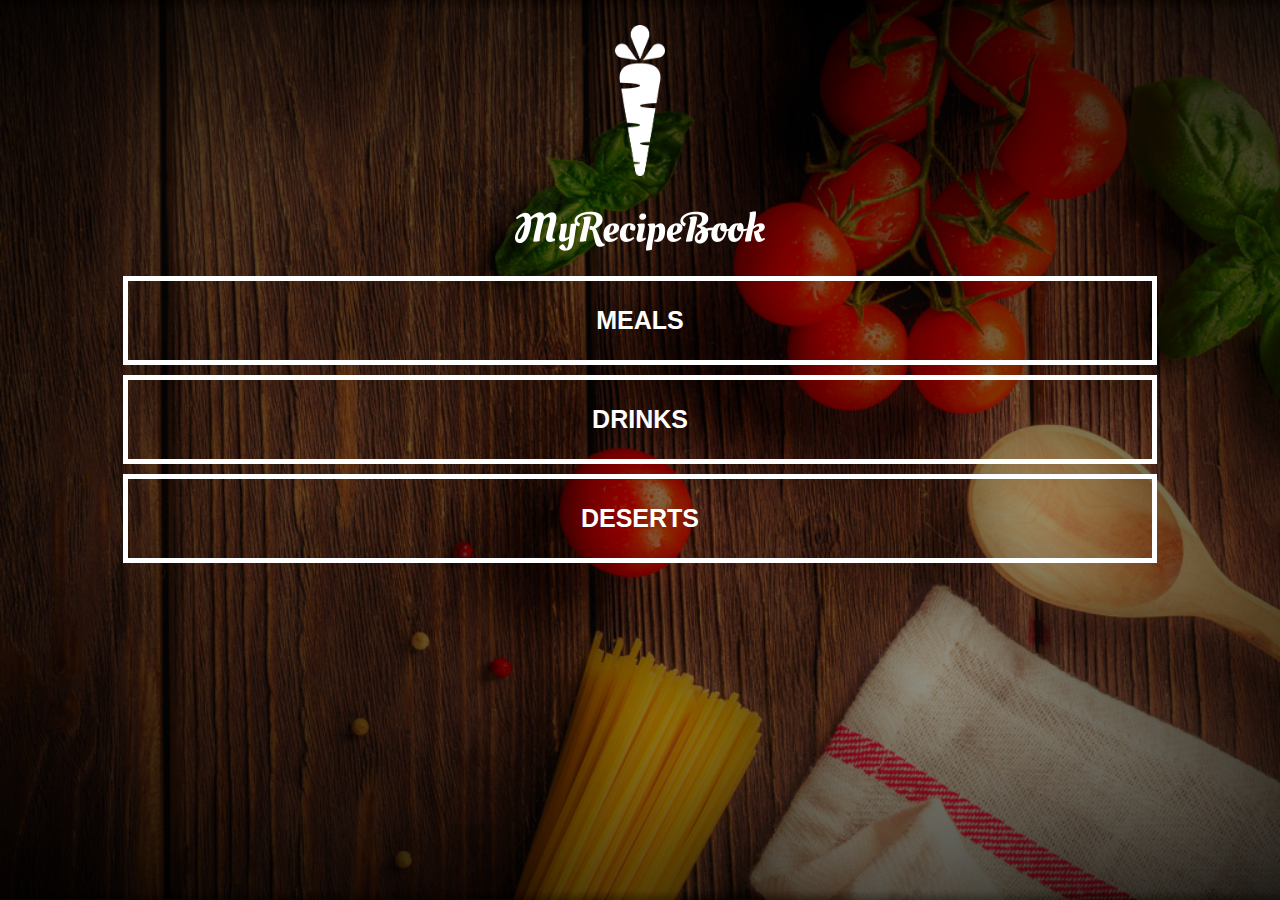
<file: index.html>
<!DOCTYPE html>
<html>
    <head>
        <title>My Recipe Book</title>
        <link rel="stylesheet" href="style.css">
    </head>   
    
    <body class="body-home">
        <div id="home">
            <img src="images/logo-img.png" id="home-logo-img">
            <img src="images/logo-text.png" id="home-logo-text">
            <div class="home-menu">
                <a href="meals.html" class="home-menu-item">
                    <p>Meals</p>
                </a>
                
                 <a href="drinks.html" class="home-menu-item">
                    <p>Drinks</p>
                </a>
                
                 <a href="deserts.html" class="home-menu-item">
                    <p>Deserts</p>
                </a>
                
            </div>
        </div>
    </body>    
</html>
</file>
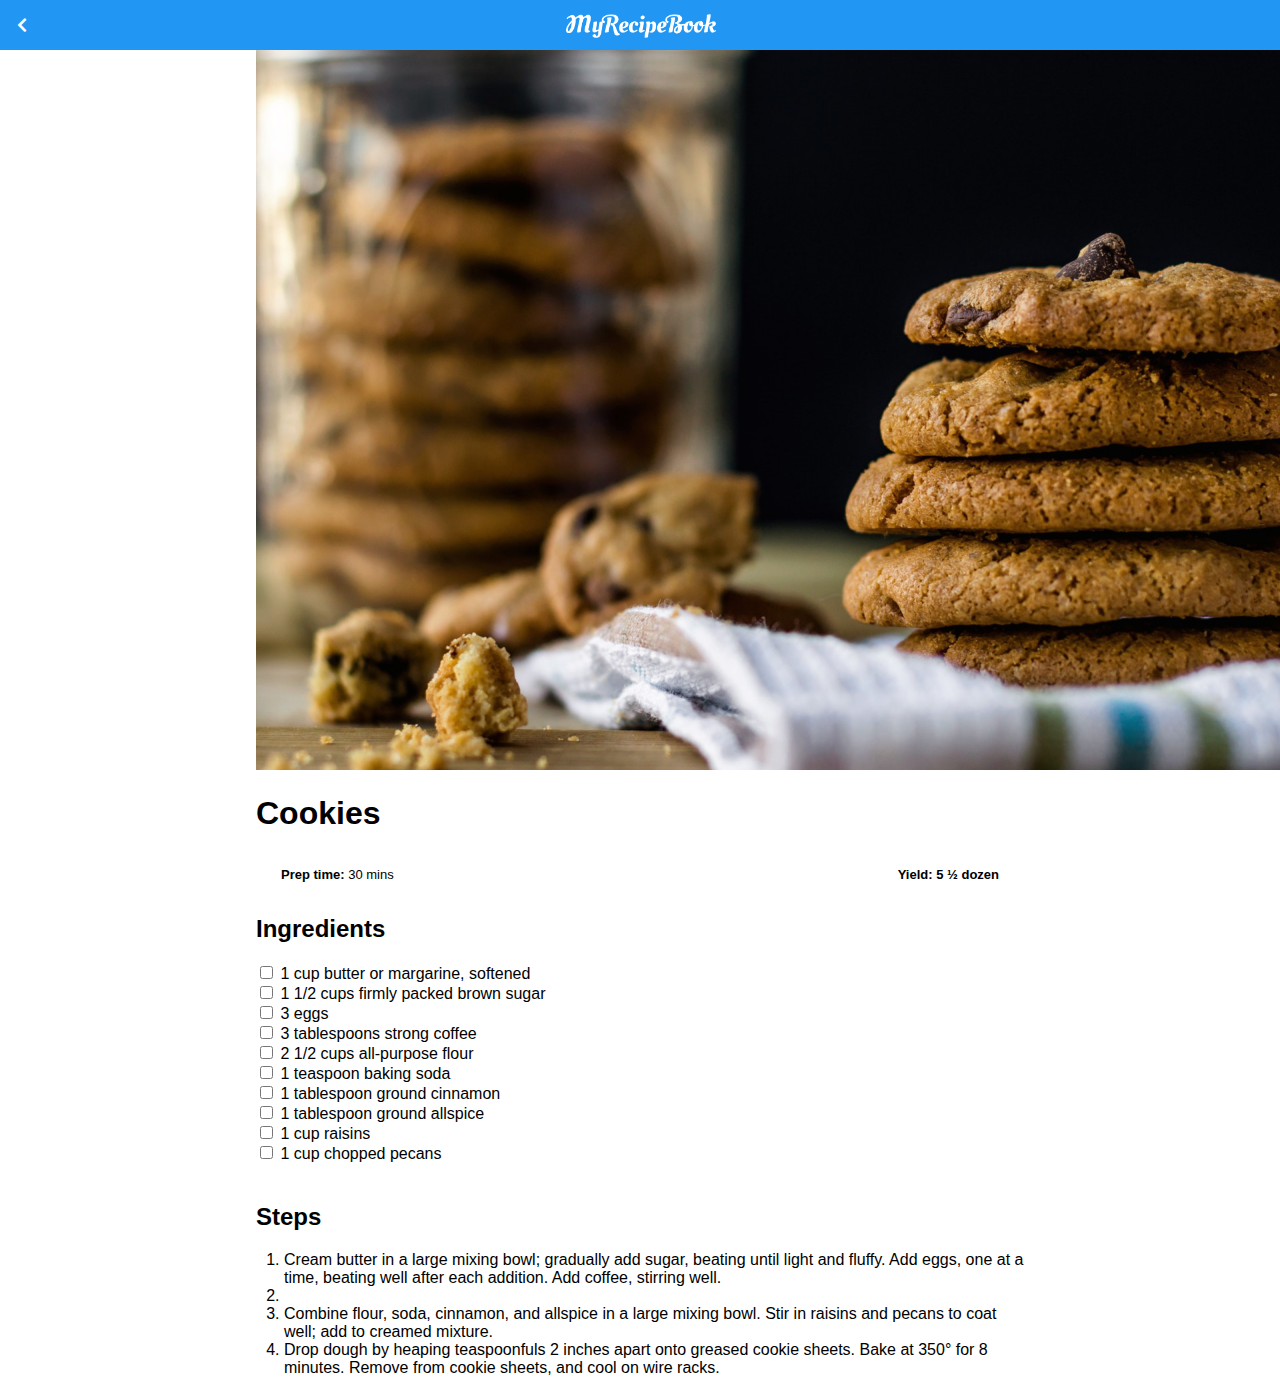
<file: cookies.html>
<!DOCTYPE html>
<html>
    <head>
        <title>My Recipe Book | deserts | Cookies
</title>
        <link rel="stylesheet" href="style.css">
        <link rel="stylesheet" href="fontAwesome/css/all.css">
    </head>   
    
    <body class="body-recipes">
        <div class="header">
            <a href="index.html">
                <i class="fas fa-chevron-left"></i>
            </a>
            
            <img src="images/logo-text.png">
        </div>
        
        <div id="recipe">
        
        <div class="recipe details">
                <img src="images/cookies.png">
                
                
                <h1>Cookies
</h1>
                
                <div class="recipe-details-info">
                    <p><b>Prep time:</b> 30  mins</p>
                    <p style="float:right;"><b>Yield: 5 ½ dozen
</b></p>
                </div>
            
            <div class="recipe-details-ingredients">
                
                    <h2>Ingredients</h2>
                <input id="check-01" type="checkbox">
                <lable for="check-01">1 cup butter or margarine, softened</lable>
                <br>
                <input id="check-02" type="checkbox">
                <lable for="check-02">1 1/2 cups firmly packed brown sugar</lable>
                <br>
                <input id="check-03" type="checkbox">
                <lable for="check-03">3 eggs</lable>
                <br>
                <input id="check-04" type="checkbox">
                <lable for="check-04">3 tablespoons strong coffee</lable>
                <br>
                <input id="check-05" type="checkbox">
                <lable for="check-05">2 1/2 cups all-purpose flour</lable>
                
                <br>
                <input id="check-05" type="checkbox">
                <lable for="check-05">1 teaspoon baking soda</lable>
                
                <br>
                <input id="check-05" type="checkbox">
                <lable for="check-05">1 tablespoon ground cinnamon</lable>
                
                <br>
                <input id="check-05" type="checkbox">
                <lable for="check-05">1 tablespoon ground allspice</lable>
                
                <br>
                <input id="check-05" type="checkbox">
                <lable for="check-05">1 cup raisins</lable>
                
                <br>
                <input id="check-05" type="checkbox">
                <lable for="check-05">1 cup chopped pecans</lable>
                
            </div>
                
                <div class="recipe-details-steps">
                    <h2>Steps</h2>
                    <ol>
                        <li>Cream butter in a large mixing bowl; gradually add sugar, beating until light and fluffy. Add eggs, one at a time, beating well after each addition. Add coffee, stirring well.</li>
                        <li>                        <li>Combine flour, soda, cinnamon, and allspice in a large mixing bowl. Stir in raisins and pecans to coat well; add to creamed mixture.</li>
                        <li>Drop dough by heaping teaspoonfuls 2 inches apart onto greased cookie sheets. Bake at 350° for 8 minutes. Remove from cookie sheets, and cool on wire racks.</li>
                    </ol>
                
                </div>
           </div>
        </div>  
    </body>        
</html>
</file>
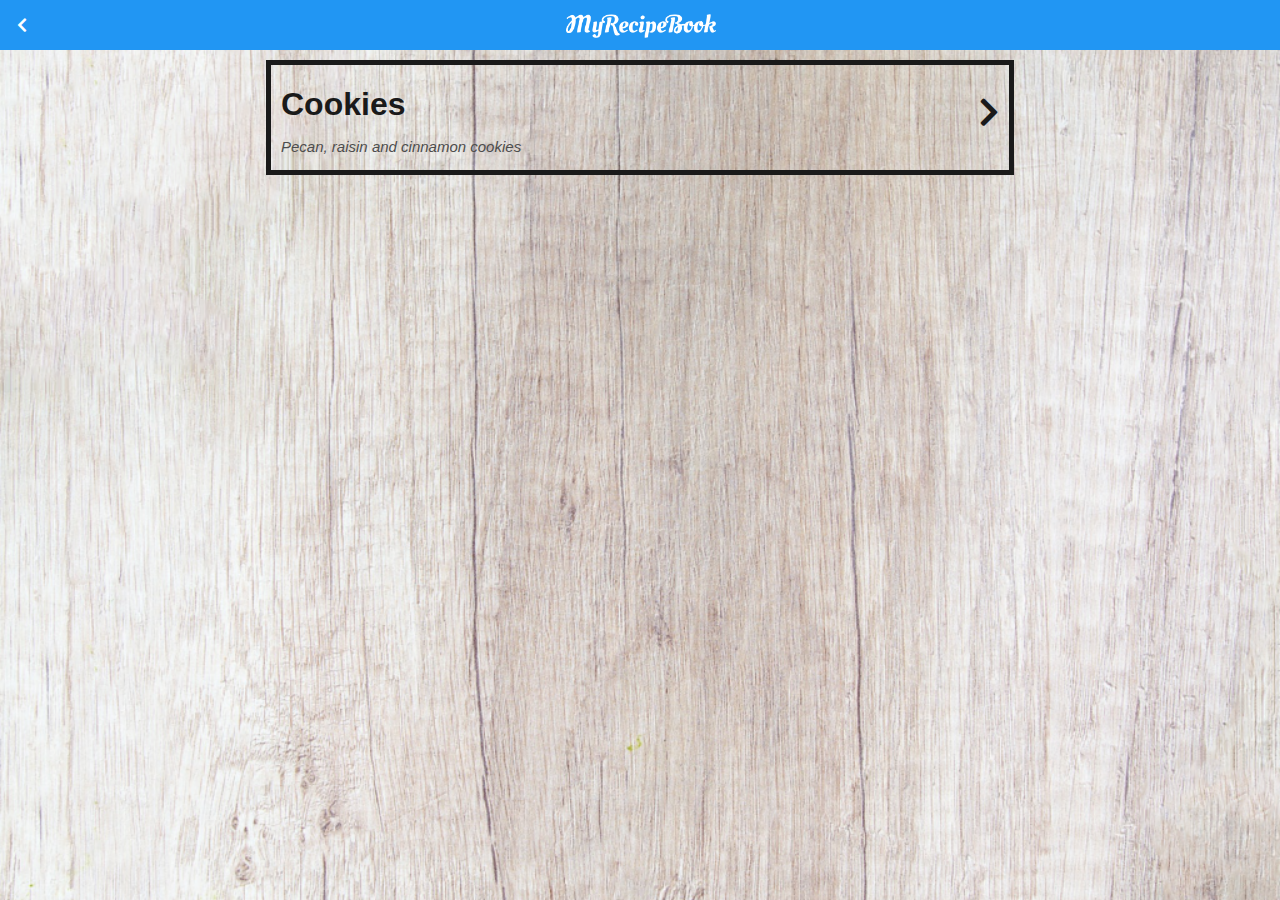
<file: deserts.html>
<!DOCTYPE html>
<html>
    <head>
        <title>My Recipe Book | Desert</title>
        <link rel="stylesheet" href="style.css">
        <link rel="stylesheet" href="fontAwesome/css/all.css">
    </head>   
    
    <body class="body-meals">
        <div class="header">
            <a href="index.html">
                <i class="fas fa-chevron-left"></i>
            </a>
            
            <img src="images/logo-text.png">
        </div>
        
        <div id="meals">
            <div class="meals-list">
                <a href="cookies.html">
                    <div class="meals-list-item">
                        <h1>Cookies<i class="fas fa-chevron-right"></i> </h1>
                        <p>Pecan, raisin and cinnamon cookies</p>
                    </div>
                </a>
            </div>
        </div>
    </body>    
</html>
</file>
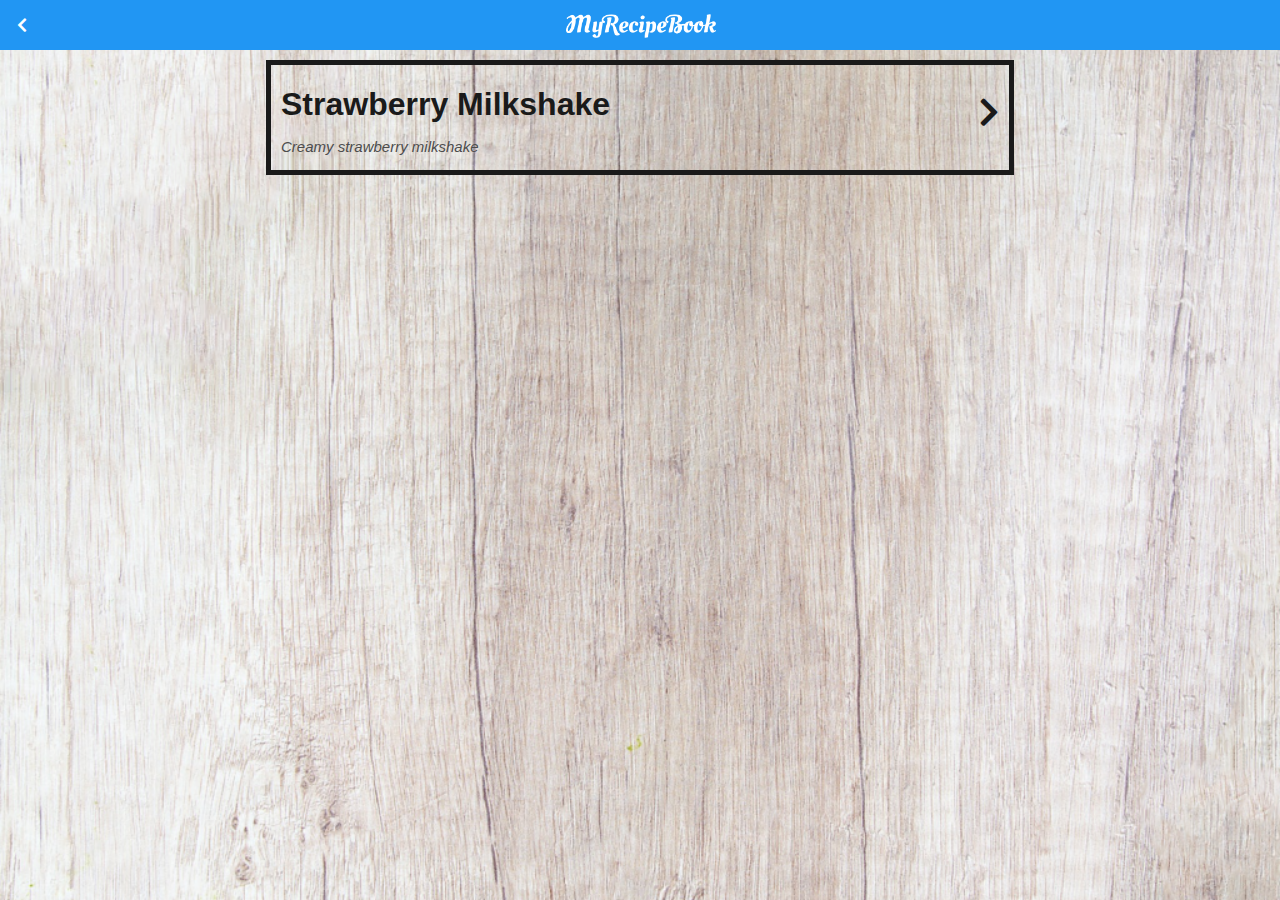
<file: drinks.html>
<!DOCTYPE html>
<html>
    <head>
        <title>My Recipe Book | Drinks </title>
        <link rel="stylesheet" href="style.css">
        <link rel="stylesheet" href="fontAwesome/css/all.css">
    </head>   
    
    <body class="body-meals">
        <div class="header">
            <a href="index.html">
                <i class="fas fa-chevron-left"></i>
            </a>
            
            <img src="images/logo-text.png">
        </div>
        
        <div id="meals">
            <div class="meals-list">
                <a href="strawberrymilkshake.html">
                    <div class="meals-list-item">
                        <h1>Strawberry Milkshake<i class="fas fa-chevron-right"></i></h1>
                        <p>Creamy strawberry milkshake</p>
                    </div>
                </a>
            </div>
        </div>
    </body>    
</html>
</file>
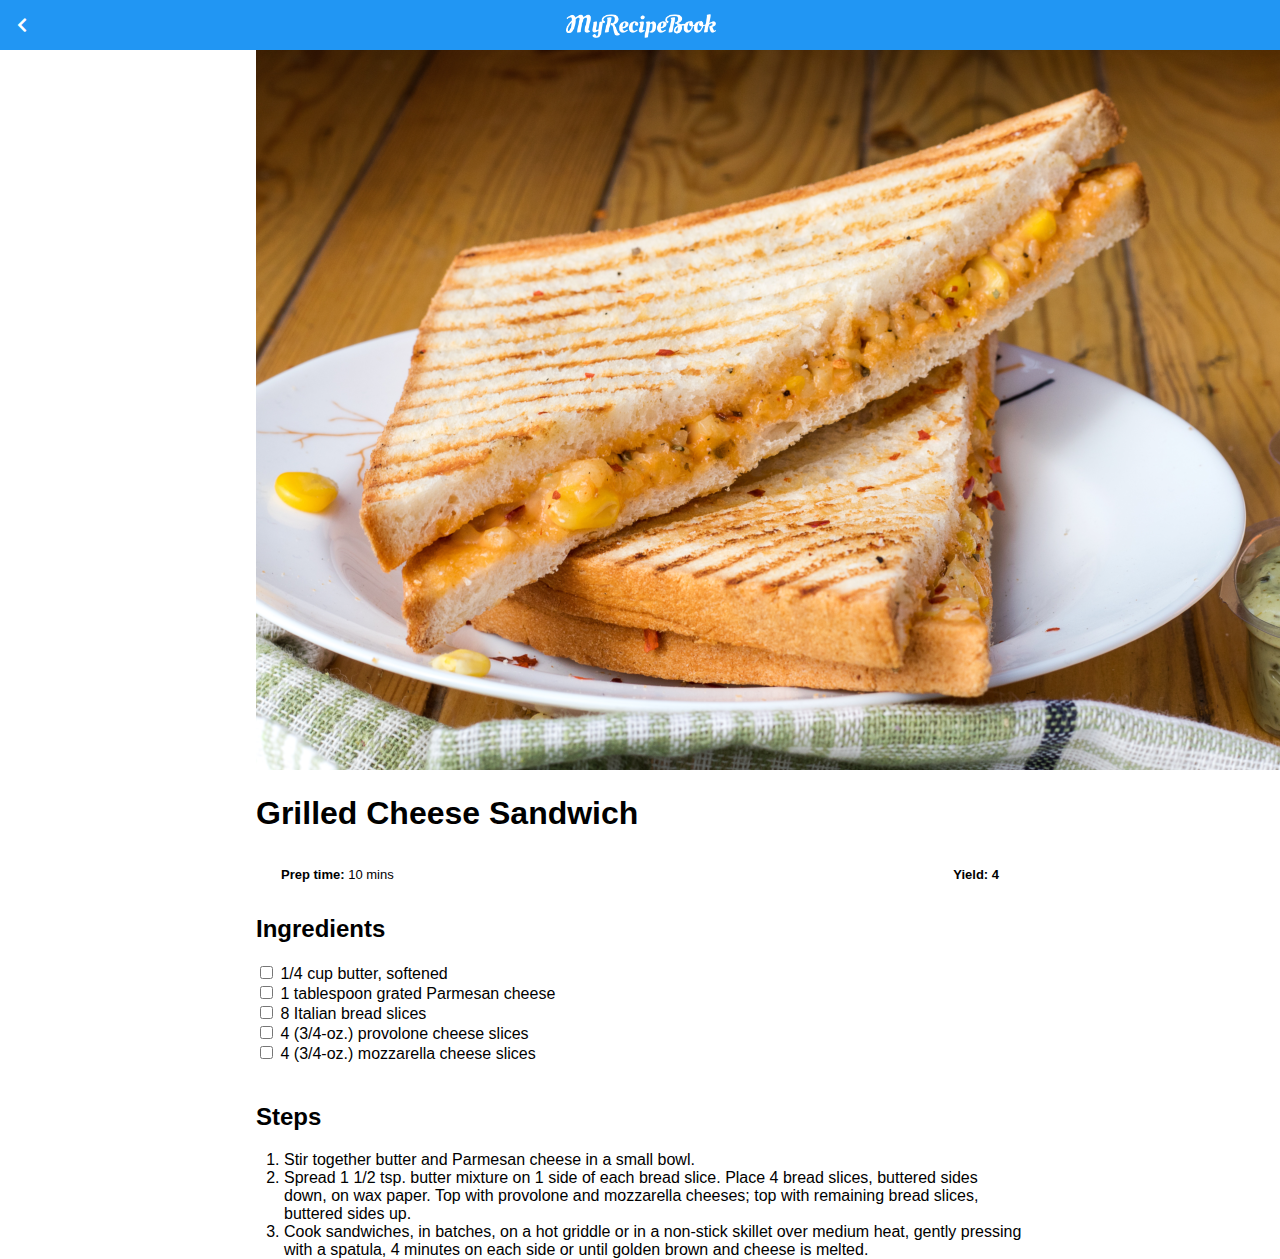
<file: grilledcheese.html>
<!DOCTYPE html>
<html>
    <head>
        <title>My Recipe Book | Meals | Grilled Cheese Sandwich</title>
        <link rel="stylesheet" href="style.css">
        <link rel="stylesheet" href="fontAwesome/css/all.css">
    </head>   
    
    <body class="body-recipes">
        <div class="header">
            <a href="meals.html">
                <i class="fas fa-chevron-left"></i>
            </a>
            
            <img src="images/logo-text.png">
        </div>
        
        <div id="recipe">
            
            <div class="recipe details">
                <img src="images/grilledCheese.png">
                
                <h1>Grilled Cheese Sandwich</h1>
                <div class="recipe-details-info">
                    <p><b>Prep time:</b> 10 mins</p>
                    <p style="float:right;"><b>Yield: 4</b></p>
                </div>
            
            <div class="recipe-details-ingredients">
                
                    <h2>Ingredients</h2>
                <input id="check-01" type="checkbox">
                <lable for="check-01">1/4 cup butter, softened</lable>
                <br>
                <input id="check-02" type="checkbox">
                <lable for="check-02">1 tablespoon grated Parmesan cheese</lable>
                <br>
                <input id="check-03" type="checkbox">
                <lable for="check-03">8 Italian bread slices</lable>
                <br>
                <input id="check-04" type="checkbox">
                <lable for="check-04">4 (3/4-oz.) provolone cheese slices</lable>
                <br>
                <input id="check-05" type="checkbox">
                <lable for="check-05">4 (3/4-oz.) mozzarella cheese slices</lable>
                
            </div>
                
                <div class="recipe-details-steps">
                    <h2>Steps</h2>
                    <ol>
                        <li>Stir together butter and Parmesan cheese in a small bowl.</li>
                        <li>Spread 1 1/2 tsp. butter mixture on 1 side of each bread slice. Place 4 bread slices, buttered sides down, on wax paper. Top with provolone and mozzarella cheeses; top with remaining bread slices, buttered sides up.</li>
                        <li>Cook sandwiches, in batches, on a hot griddle or in a non-stick skillet over medium heat, gently pressing with a spatula, 4 minutes on each side or until golden brown and cheese is melted.</li>
                    </ol>
                
                </div>
                
                
            </div>
            
        </div>
    </body>    
</html>
</file>
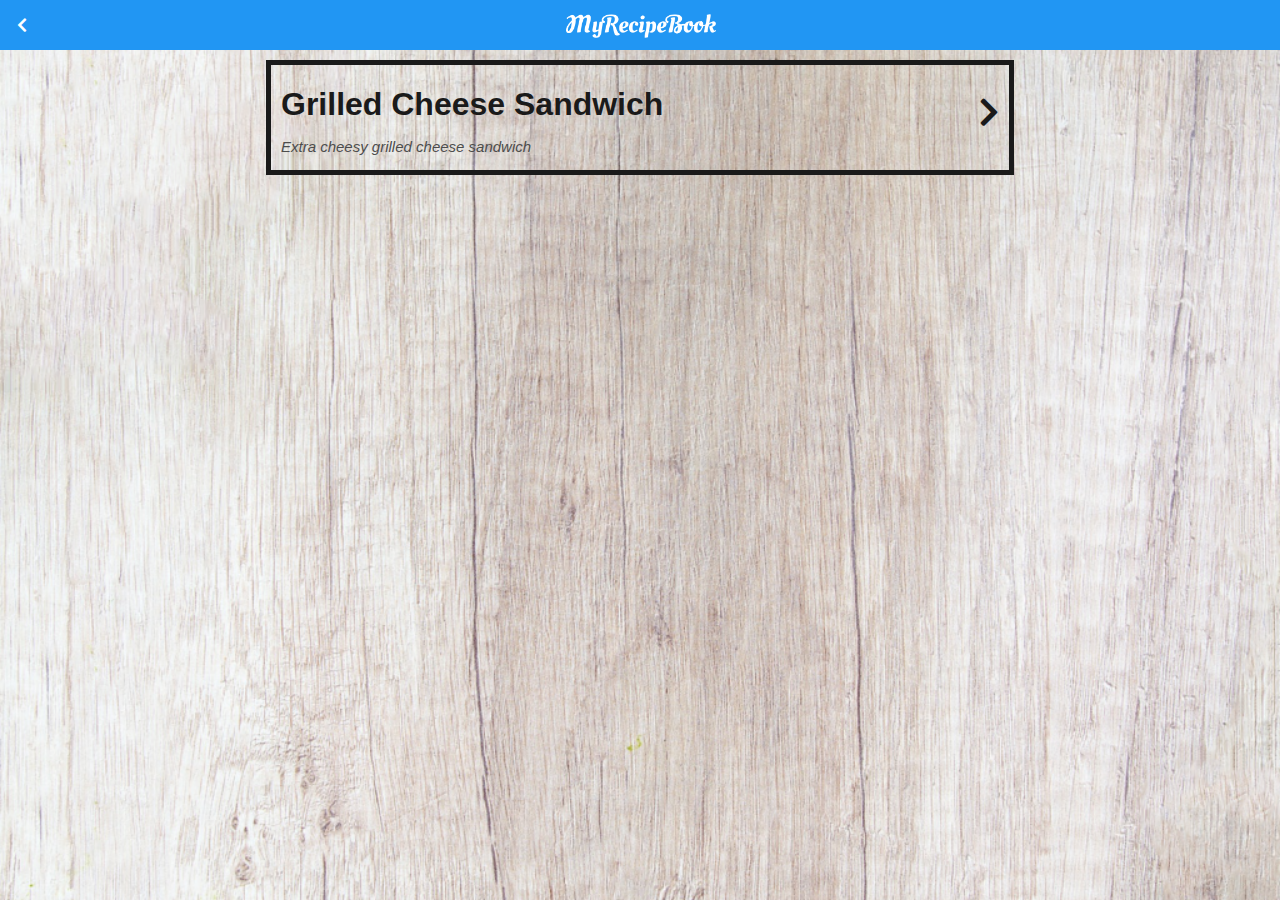
<file: meals.html>
<!DOCTYPE html>
<html>
    <head>
        <title>My Recipe Book | Meals</title>
        <link rel="stylesheet" href="style.css">
        <link rel="stylesheet" href="fontAwesome/css/all.css">
    </head>   
    
    <body class="body-meals">
        <div class="header">
            <a href="index.html">
                <i class="fas fa-chevron-left"></i>
            </a>
            
            <img src="images/logo-text.png">
        </div>
        
        <div id="meals">
            <div class="meals-list">
                <a href="grilledcheese.html">
                    <div class="meals-list-item">
                        <h1>Grilled Cheese Sandwich <i class="fas fa-chevron-right"></i> </h1>
                        <p>Extra cheesy grilled cheese sandwich </p>
                    </div>
                </a>
            </div>
        </div>
    </body>    
</html>
</file>
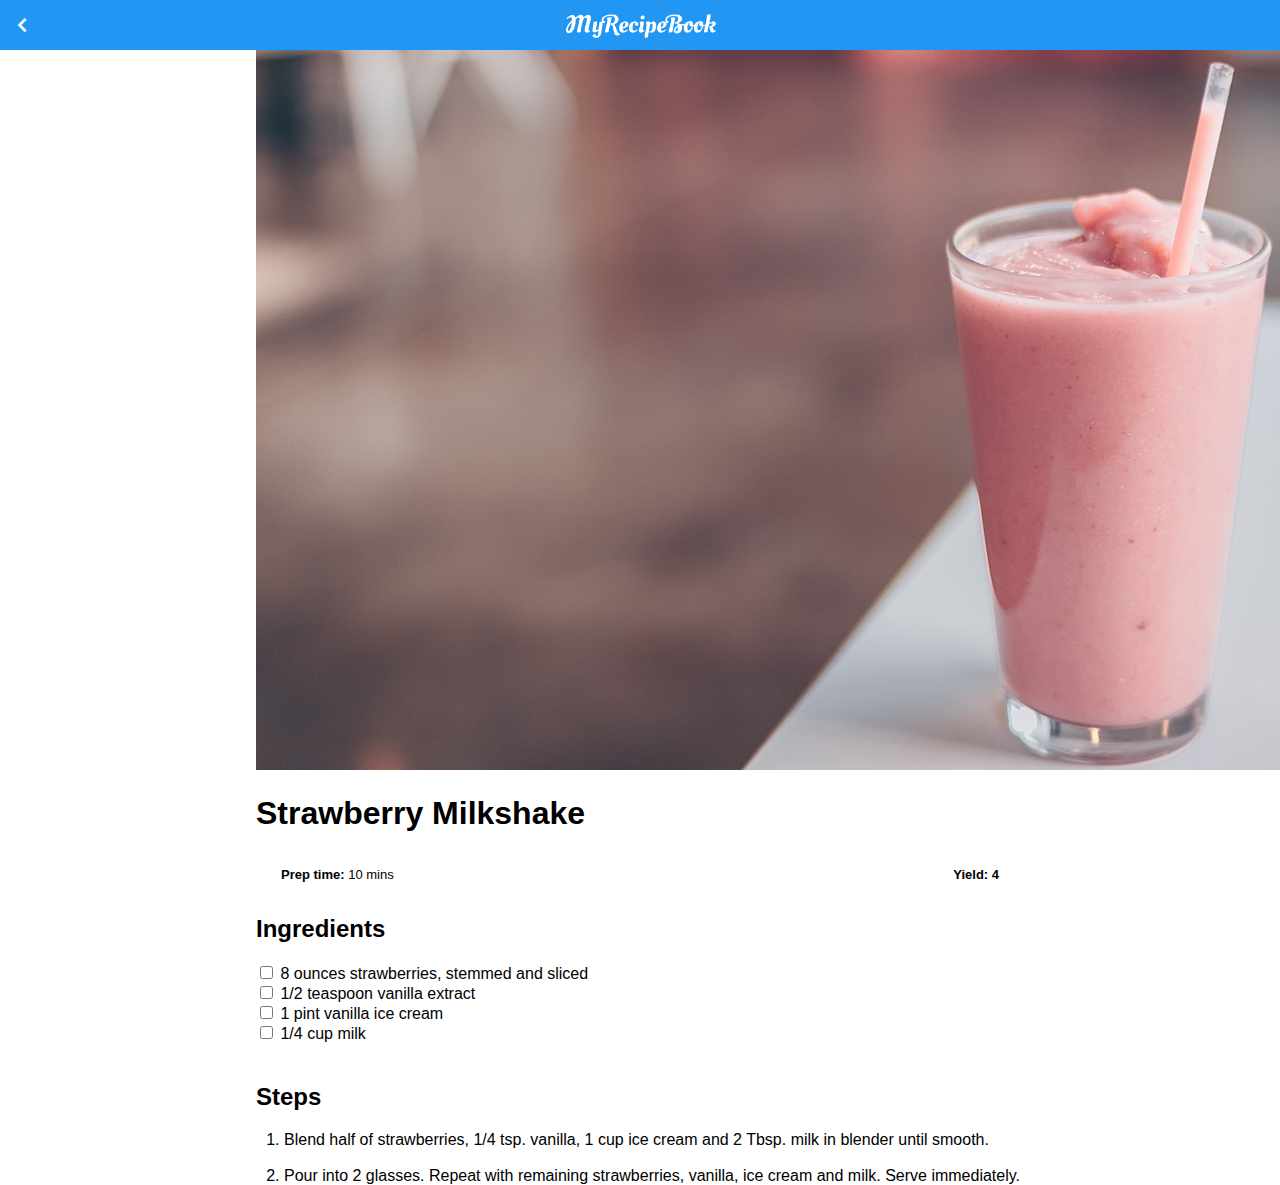
<file: strawberrymilkshake.html>
<!DOCTYPE html>
<html>
    <head>
        <title>My Recipe Book | Meals | Strawberry Milkshake</title>
        <link rel="stylesheet" href="style.css">
        <link rel="stylesheet" href="fontAwesome/css/all.css">
    </head>   
    
    <body class="body-recipes">
        <div class="header">
            <a href="drinks.html">
                <i class="fas fa-chevron-left"></i>
            </a>
            
            <img src="images/logo-text.png">
        </div>
        
        <div id="recipe">
            
            <div class="recipe details">
                <img src="images/strawberryMilkshake.png">
                
                <h1>Strawberry Milkshake</h1>
                
                <div class="recipe-details-info">
                    <p><b>Prep time:</b> 10 mins</p>
                    <p style="float:right;"><b>Yield: 4</b></p>
                </div>
            
            <div class="recipe-details-ingredients">
                
                    <h2>Ingredients</h2>
                <input id="check-01" type="checkbox">
                <lable for="check-01">8 ounces strawberries, stemmed and sliced</lable>
                <br>
                <input id="check-02" type="checkbox">
                <lable for="check-02">1/2 teaspoon vanilla extract</lable>
                <br>
                <input id="check-03" type="checkbox">
                <lable for="check-03">1 pint vanilla ice cream</lable>
                <br>
                <input id="check-04" type="checkbox">
                <lable for="check-04">1/4 cup milk</lable>
             </div>
                
                <div class="recipe-details-steps">
                    <h2>Steps</h2>
                    <ol>
                        <li>Blend half of strawberries, 1/4 tsp. vanilla, 1 cup ice cream and 2 Tbsp. milk in blender until smooth.</li>
                        <br>
                        <li>Pour into 2 glasses. Repeat with remaining strawberries, vanilla, ice cream and milk. Serve immediately.</li>
                    </ol>
                
                </div>
                
               </div>
            
        </div>
    </body>    
</html>
</file>
<file: style.css>
html{
    height: 100%;
}

body{
    font-family: sans-serif;
    
    margin: 0;
    padding: 0;
    
    height: 100%;
}

.body-home{
    background-image: url('images/background-01-port.png');
    background-position: center;
    background-attachment: fixed;
    background-repeat: no-repeat;
    background-size: cover;
}

.body-meals{
    background-image: url('images/background-02-port.png');
    background-position: center;
    background-attachment: fixed;
    background-repeat: no-repeat;
    background-size: cover;
}

/*========== Header ==========*/

.header {
    background-color: #2196f3;
    
    width: 100%;
    height: 50px;
    top:0; 
    
    position: fixed;
    overflow: hidden;
    text-align: center;
}

.header i {
    float: left;
    padding: 17px 0px 0px 17px;
    color: white;
}
.header img {
    width: 150px;
    padding-top: 14px;
    padding-right: 25px;
}



/*========== HOME PAGE ==========*/

#home-logo-img{
    width: 50px;
    display: block;
    margin: auto;
    padding: 25px 10px 10px 10px;
}

#home-logo-text{
    width: auto;
    display: block;
    margin: auto;
    padding: 25px
}

/*===== HOME PAGE MENU =====*/

.home-menu-item{
    text-decoration: none;
    text-transform: uppercase;
    
    color: white;
    font-size: 25PX;
    font-weight: bold;
    text-align: center;
    border: 5px solid white;
    
    display: block;
    margin: auto;
    margin-bottom: 10px;
    width: 80%;
}

/*========== MEALS PAGE ==========*/

#meals {
    padding-top: 50px;
}

/*===== MEALS PAGE MENU =====*/

.meals-list a {
    text-decoration: none;
}

.meals-list-item {
    border: 5px solid #1a1a1a;
    margin: 10px;
}

.meals-list-item h1 {
    font-weight: bold;
    font-size: 2opx;
    color: #1a1a1a;
    padding-left: 10px;
}

.meals-list-item i {
    float: right;
    color: #1a1a1a;
    padding: 10px;
}

.meals-list-item p {
    font-size: 15px;
    font-style: italic;
    color: #4d4d4d;
    margin-top: -7px;
    padding-left: 10px; 
}

#recipe {
    padding-top: 50px;
}


.recipe-details img {
    width: center;
}

.recipe-details h1 {
    font-size: 25px;
    text-align:fixed;
    border: 5px #1a1a1a;
    margin: 10px;
    padding: 5px;
}
.recipe-details h2 {
    font-size: 20px;
    text-align: center;
    margin: 0;
    margin-left: 10px;
}

.recipe-details-info {
    margin-left: 25px;
    margin-right: 25px;
}

.recipe-details-info p {
    font-size: 13px;
    display: inline-block;
}

.recipe-details-ingredients label{
    line-height: 25px;
    margin-left: 10px;
}

.recipe-details-steps {
    padding-top: 20px;
}

.recipe-details-steps ol {
    padding-left: 28px;
}


/*===== RESPONSIVE LAYOUT =====*/

@media only screen and(min-width : 600px) {
    #meals {
        width: 80%;
        margin: auto;
    }
    #recipe {
        width: 80%;
        margin: auto;
    }
    }

@media only screen and (min-width: 1000px) {
    #meals {
        width: 60%;
        margin: auto;
    }
    #recipe {
        width: 60%;
        margin: auto;
    }
}

@media only screen and (min-width: 720px) {
    .body-home {
        background-image: url('images/background-01-land.png')
    }
}

.body-meals {
    background-image: url('images/background-02-land.png') 
}
</file>
